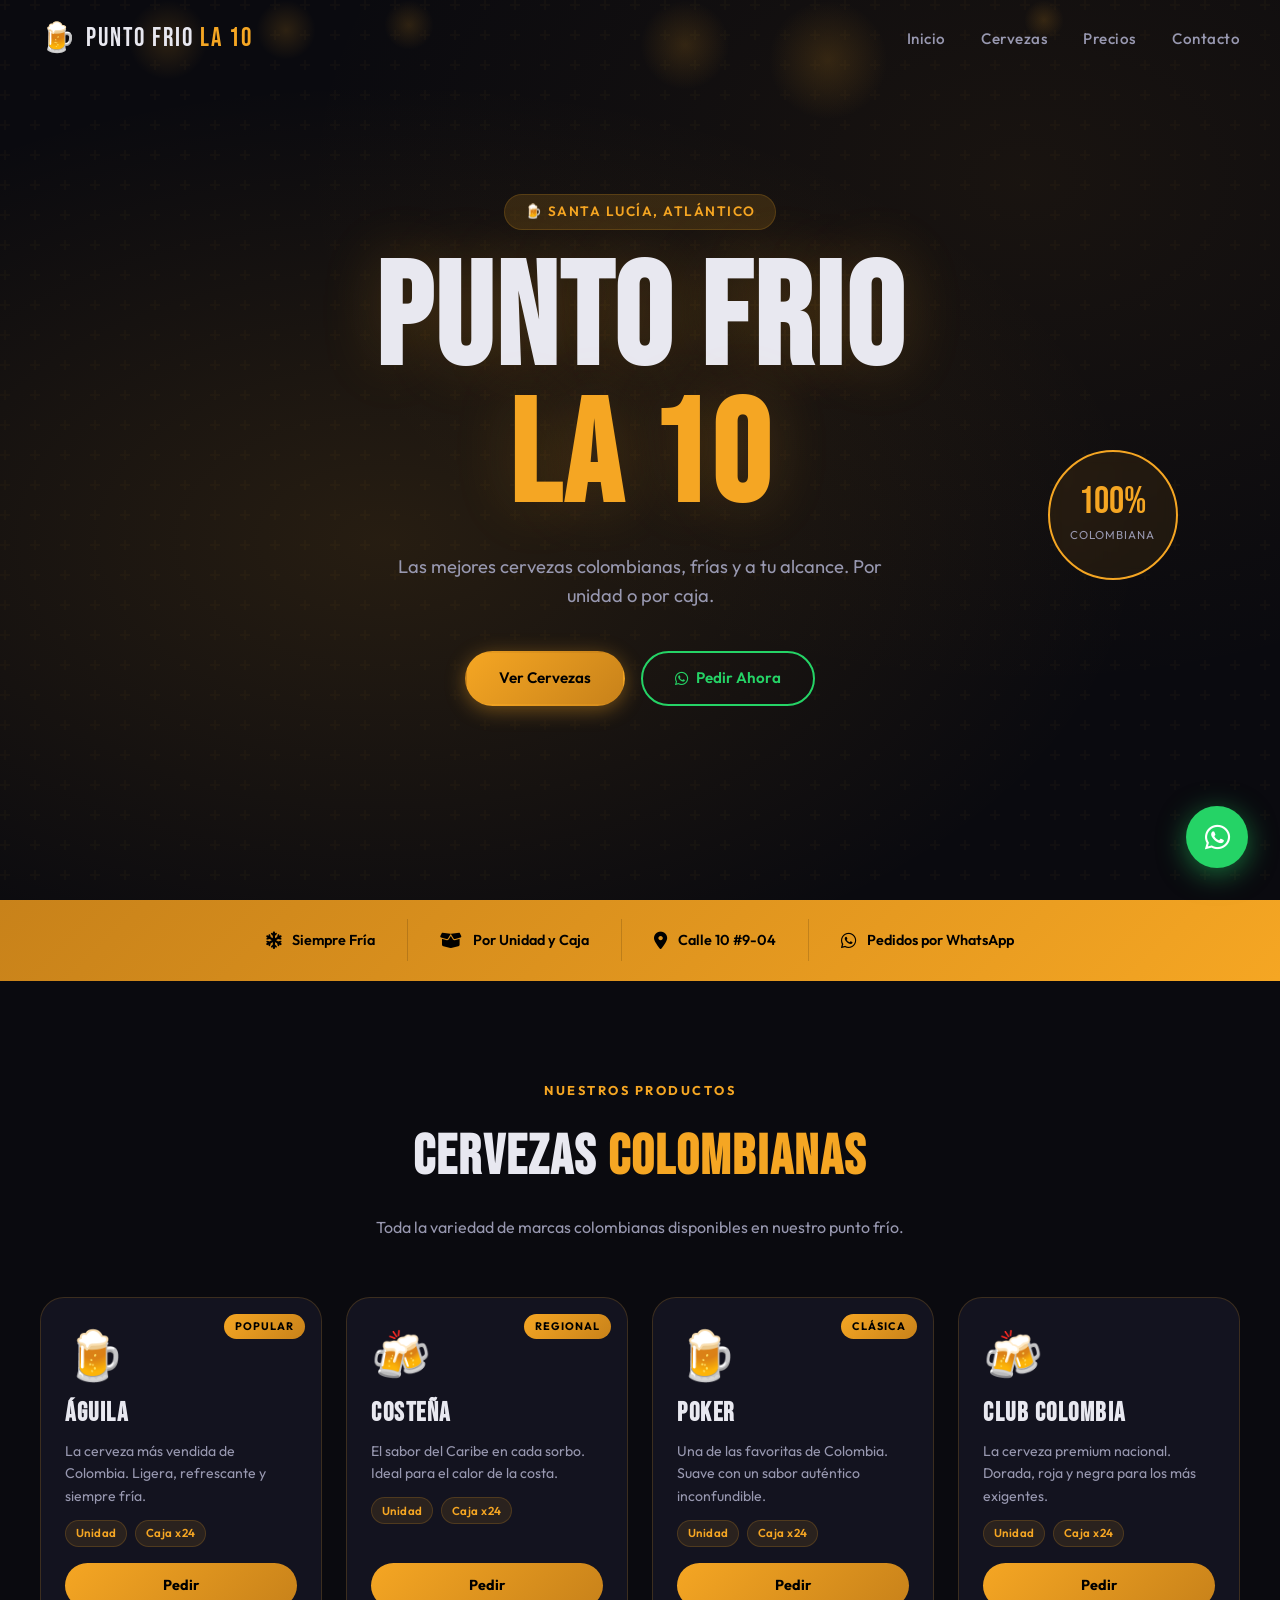
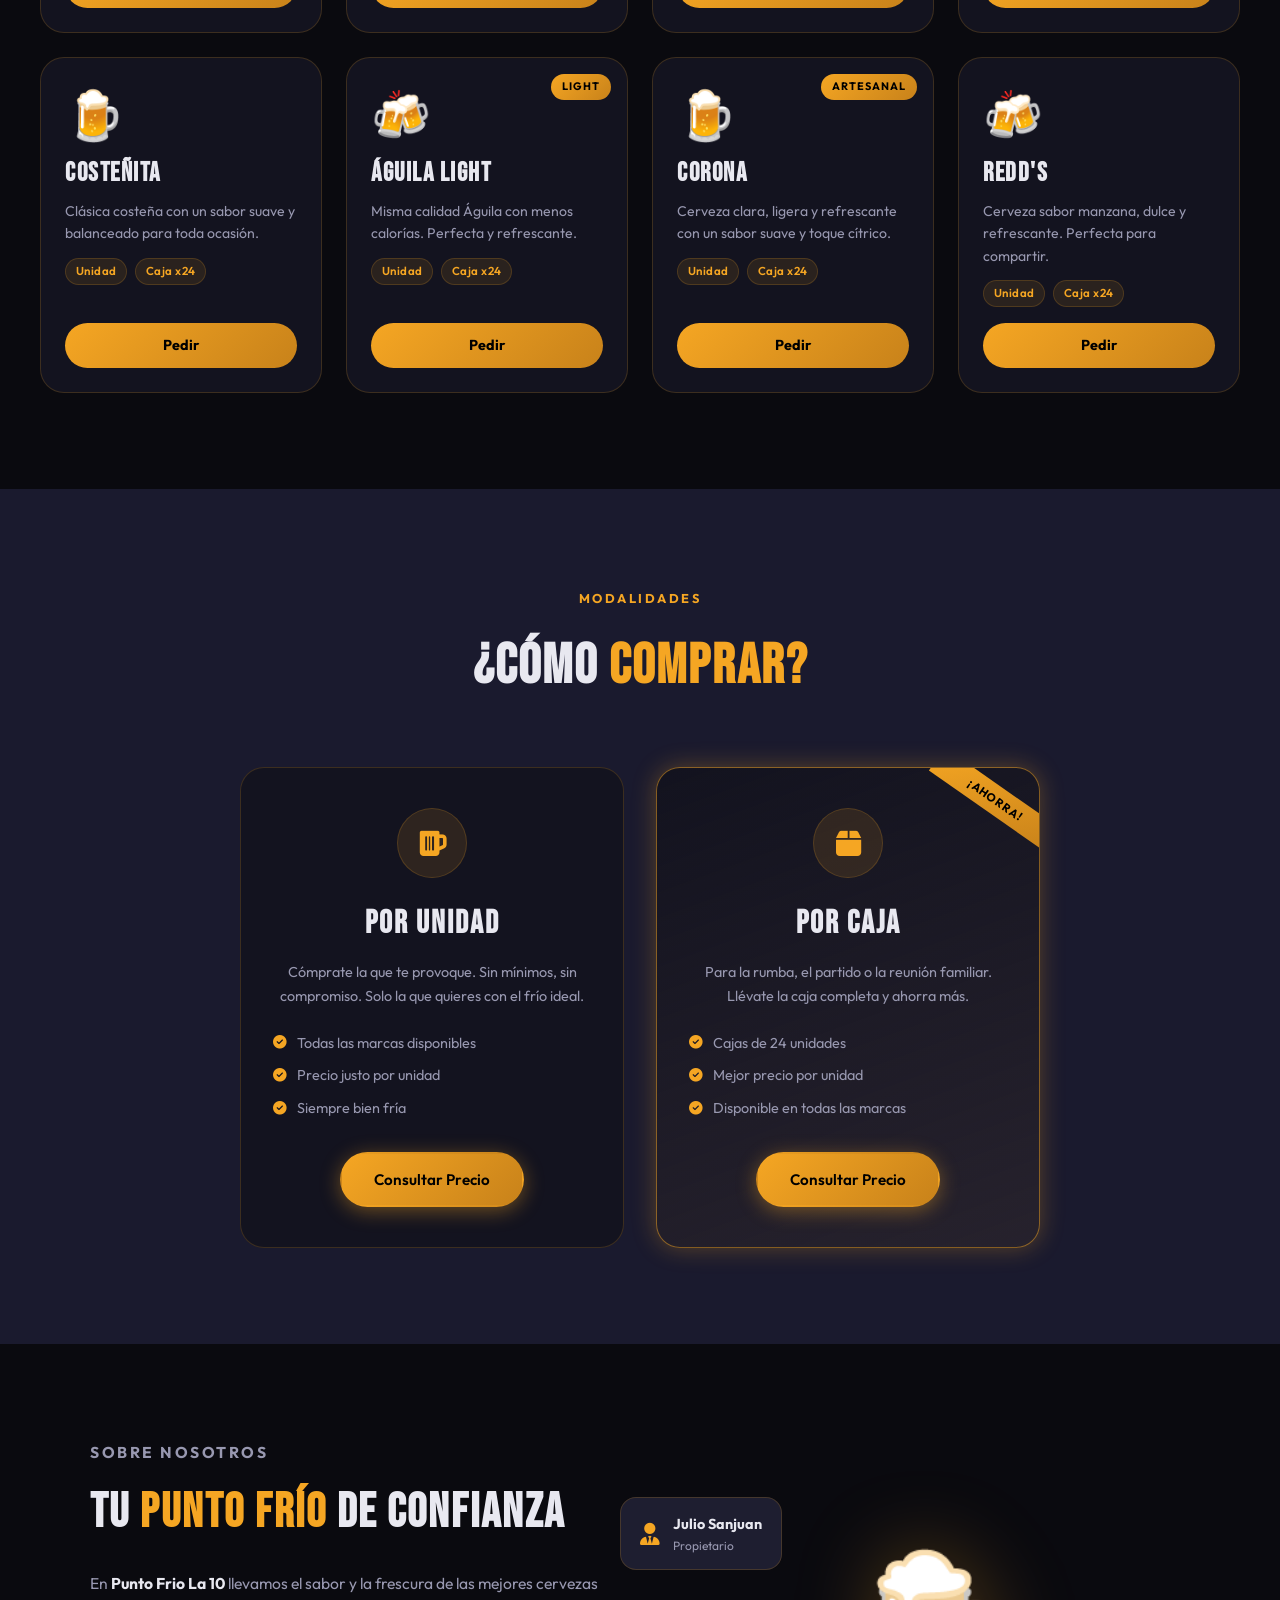
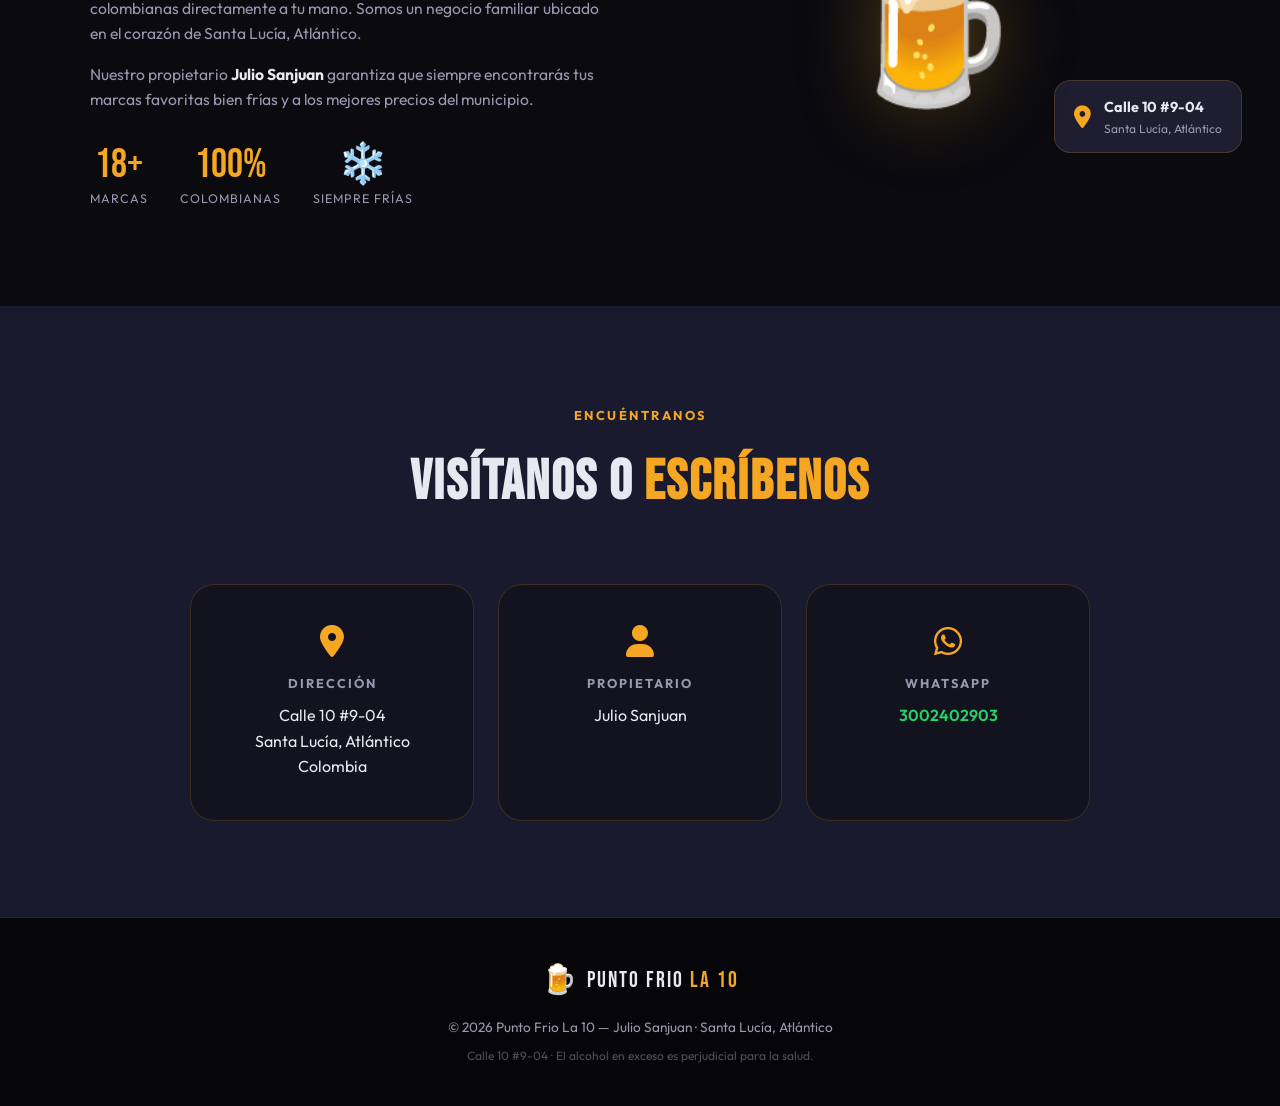
<file: index.html>
<!DOCTYPE html>
<html lang="es">

<head>
    <meta charset="UTF-8" />
    <meta name="viewport" content="width=device-width, initial-scale=1.0" />
    <meta name="description"
        content="Punto Frio La 10 — Tu tienda de cervezas colombianas en Santa Lucía, Atlántico. Vendemos por unidad y por caja. Propietario: Julio Sanjuan." />
    <title>Punto Frio La 10 | Cervezas Colombianas</title>
    <link rel="stylesheet" href="stile.css" />
    <link rel="preconnect" href="https://fonts.googleapis.com" />
    <link rel="preconnect" href="https://fonts.gstatic.com" crossorigin />
    <link href="https://fonts.googleapis.com/css2?family=Bebas+Neue&family=Outfit:wght@300;400;600;700&display=swap"
        rel="stylesheet" />
    <!-- Font Awesome for icons -->
    <link rel="stylesheet" href="https://cdnjs.cloudflare.com/ajax/libs/font-awesome/6.5.0/css/all.min.css" />
</head>

<body>

    <!-- ===== NAV ===== -->
    <nav class="navbar" id="navbar">
        <div class="nav-brand">
            <span class="brand-icon">🍺</span>
            <span class="brand-name">Punto Frio <span class="accent">La 10</span></span>
        </div>
        <ul class="nav-links" id="navLinks">
            <li><a href="#inicio">Inicio</a></li>
            <li><a href="#productos">Cervezas</a></li>
            <li><a href="#precios">Precios</a></li>
            <li><a href="#contacto">Contacto</a></li>
        </ul>
        <button class="hamburger" id="hamburger" aria-label="Menú">
            <span></span><span></span><span></span>
        </button>
    </nav>

    <!-- ===== HERO ===== -->
    <section class="hero" id="inicio">
        <div class="hero-bg-overlay"></div>
        <div class="bubbles">
            <div class="bubble"></div>
            <div class="bubble"></div>
            <div class="bubble"></div>
            <div class="bubble"></div>
            <div class="bubble"></div>
            <div class="bubble"></div>
        </div>
        <div class="hero-content">
            <p class="hero-tag">🍺 Santa Lucía, Atlántico</p>
            <h1 class="hero-title">Punto Frio<br /><span class="accent">La 10</span></h1>
            <p class="hero-subtitle">Las mejores cervezas colombianas, frías y a tu alcance. Por unidad o por caja.</p>
            <div class="hero-cta">
                <a href="#productos" class="btn btn-primary">Ver Cervezas</a>
                <a href="https://wa.me/573017919042" class="btn btn-outline" target="_blank" rel="noopener">
                    <i class="fab fa-whatsapp"></i> Pedir Ahora
                </a>
            </div>
        </div>
        <div class="hero-badge">
            <div class="badge-inner">
                <span class="badge-num">100%</span>
                <span class="badge-text">Colombiana</span>
            </div>
        </div>
    </section>

    <!-- ===== FEATURES STRIP ===== -->
    <section class="features-strip">
        <div class="feature-item">
            <i class="fas fa-snowflake"></i>
            <span>Siempre Fría</span>
        </div>
        <div class="feature-item">
            <i class="fas fa-box-open"></i>
            <span>Por Unidad y Caja</span>
        </div>
        <div class="feature-item">
            <i class="fas fa-map-marker-alt"></i>
            <span>Calle 10 #9-04</span>
        </div>
        <div class="feature-item">
            <i class="fab fa-whatsapp"></i>
            <span>Pedidos por WhatsApp</span>
        </div>
    </section>

    <!-- ===== PRODUCTS ===== -->
    <section class="products" id="productos">
        <div class="section-header">
            <p class="section-tag">Nuestros Productos</p>
            <h2 class="section-title">Cervezas <span class="accent">Colombianas</span></h2>
            <p class="section-sub">Toda la variedad de marcas colombianas disponibles en nuestro punto frío.</p>
        </div>
        <div class="products-grid">

            <div class="product-card" id="card-aguila">
                <div class="product-badge">Popular</div>
                <div class="product-emoji">🍺</div>
                <div class="product-info">
                    <h3>Águila</h3>
                    <p>La cerveza más vendida de Colombia. Ligera, refrescante y siempre fría.</p>
                    <div class="product-tags">
                        <span class="tag">Unidad</span>
                        <span class="tag">Caja x24</span>
                    </div>
                </div>
                <a href="https://wa.me/573002402903?text=Hola!%20Quiero%20pedir%20Águila" target="_blank"
                    class="product-btn">Pedir</a>
            </div>

            <div class="product-card" id="card-costeña">
                <div class="product-badge">Regional</div>
                <div class="product-emoji">🍻</div>
                <div class="product-info">
                    <h3>Costeña</h3>
                    <p>El sabor del Caribe en cada sorbo. Ideal para el calor de la costa.</p>
                    <div class="product-tags">
                        <span class="tag">Unidad</span>
                        <span class="tag">Caja x24</span>
                    </div>
                </div>
                <a href="https://wa.me/573002402903?text=Hola!%20Quiero%20pedir%20Costeña" target="_blank"
                    class="product-btn">Pedir</a>
            </div>

            <div class="product-card" id="card-poker">
                <div class="product-badge">Clásica</div>
                <div class="product-emoji">🍺</div>
                <div class="product-info">
                    <h3>Poker</h3>
                    <p>Una de las favoritas de Colombia. Suave con un sabor auténtico inconfundible.</p>
                    <div class="product-tags">
                        <span class="tag">Unidad</span>
                        <span class="tag">Caja x24</span>
                    </div>
                </div>
                <a href="https://wa.me/573002402903?text=Hola!%20Quiero%20pedir%20Poker" target="_blank"
                    class="product-btn">Pedir</a>
            </div>

            <div class="product-card" id="card-club">
                <div class="product-emoji">🍻</div>
                <div class="product-info">
                    <h3>Club Colombia</h3>
                    <p>La cerveza premium nacional. Dorada, roja y negra para los más exigentes.</p>
                    <div class="product-tags">
                        <span class="tag">Unidad</span>
                        <span class="tag">Caja x24</span>
                    </div>
                </div>
                <a href="https://wa.me/573002402903?text=Hola!%20Quiero%20pedir%20Club%20Colombia" target="_blank"
                    class="product-btn">Pedir</a>
            </div>

            <div class="product-card" id="card-pilsen">
                <div class="product-emoji">🍺</div>
                <div class="product-info">
                    <h3>Costeñita</h3>
                    <p>Clásica costeña con un sabor suave y balanceado para toda ocasión.</p>
                    <div class="product-tags">
                        <span class="tag">Unidad</span>
                        <span class="tag">Caja x24</span>
                    </div>
                </div>
                <a href="https://wa.me/573002402903?text=Hola!%20Quiero%20pedir%20Pilsen" target="_blank"
                    class="product-btn">Pedir</a>
            </div>

            <div class="product-card" id="card-aguila-light">
                <div class="product-badge">Light</div>
                <div class="product-emoji">🍻</div>
                <div class="product-info">
                    <h3>Águila Light</h3>
                    <p>Misma calidad Águila con menos calorías. Perfecta y refrescante.</p>
                    <div class="product-tags">
                        <span class="tag">Unidad</span>
                        <span class="tag">Caja x24</span>
                    </div>
                </div>
                <a href="https://wa.me/573002402903?text=Hola!%20Quiero%20pedir%20Águila%20Light" target="_blank"
                    class="product-btn">Pedir</a>
            </div>

            <div class="product-card" id="card-tres-cordilleras">
                <div class="product-badge">Artesanal</div>
                <div class="product-emoji">🍺</div>
                <div class="product-info">
                    <h3>Corona</h3>
                    <p>Cerveza clara, ligera y refrescante con un sabor suave y toque cítrico.</p>
                    <div class="product-tags">
                        <span class="tag">Unidad</span>
                        <span class="tag">Caja x24</span>
                    </div>
                </div>
                <a href="https://wa.me/573002402903?text=Hola!%20Quiero%20pedir%20Tres%20Cordilleras" target="_blank"
                    class="product-btn">Pedir</a>
            </div>

            <div class="product-card" id="card-redd">
                <div class="product-emoji">🍻</div>
                <div class="product-info">
                    <h3>Redd's</h3>
                    <p>Cerveza sabor manzana, dulce y refrescante. Perfecta para compartir.</p>
                    <div class="product-tags">
                        <span class="tag">Unidad</span>
                        <span class="tag">Caja x24</span>
                    </div>
                </div>
                <a href="https://wa.me/573002402903?text=Hola!%20Quiero%20pedir%20Redd's" target="_blank"
                    class="product-btn">Pedir</a>
            </div>

        </div>
    </section>

    <!-- ===== PRICING ===== -->
    <section class="pricing" id="precios">
        <div class="section-header">
            <p class="section-tag">Modalidades</p>
            <h2 class="section-title">¿Cómo <span class="accent">comprar?</span></h2>
        </div>
        <div class="pricing-grid">
            <div class="pricing-card" id="pricing-unit">
                <div class="pricing-icon"><i class="fas fa-beer"></i></div>
                <h3>Por Unidad</h3>
                <p>Cómprate la que te provoque. Sin mínimos, sin compromiso. Solo la que quieres con el frío ideal.</p>
                <ul>
                    <li><i class="fas fa-check-circle"></i> Todas las marcas disponibles</li>
                    <li><i class="fas fa-check-circle"></i> Precio justo por unidad</li>
                    <li><i class="fas fa-check-circle"></i> Siempre bien fría</li>
                </ul>
                <a href="https://wa.me/573002402903?text=Hola!%20Quiero%20saber%20los%20precios%20por%20unidad"
                    target="_blank" class="btn btn-primary">Consultar Precio</a>
            </div>
            <div class="pricing-card featured" id="pricing-box">
                <div class="pricing-ribbon">¡Ahorra!</div>
                <div class="pricing-icon"><i class="fas fa-box"></i></div>
                <h3>Por Caja</h3>
                <p>Para la rumba, el partido o la reunión familiar. Llévate la caja completa y ahorra más.</p>
                <ul>
                    <li><i class="fas fa-check-circle"></i> Cajas de 24 unidades</li>
                    <li><i class="fas fa-check-circle"></i> Mejor precio por unidad</li>
                    <li><i class="fas fa-check-circle"></i> Disponible en todas las marcas</li>
                </ul>
                <a href="https://wa.me/573002402903?text=Hola!%20Quiero%20saber%20los%20precios%20por%20caja"
                    target="_blank" class="btn btn-primary">Consultar Precio</a>
            </div>
        </div>
    </section>

    <!-- ===== ABOUT ===== -->
    <section class="about" id="about">
        <div class="about-content">
            <div class="about-text">
                <p class="section-tag">Sobre Nosotros</p>
                <h2>Tu <span class="accent">Punto Frío</span> de Confianza</h2>
                <p>En <strong>Punto Frio La 10</strong> llevamos el sabor y la frescura de las mejores cervezas
                    colombianas directamente a tu mano. Somos un negocio familiar ubicado en el corazón de Santa Lucía,
                    Atlántico.</p>
                <p>Nuestro propietario <strong>Julio Sanjuan</strong> garantiza que siempre encontrarás tus marcas
                    favoritas bien frías y a los mejores precios del municipio.</p>
                <div class="about-stats">
                    <div class="stat">
                        <span class="stat-num">18+</span>
                        <span class="stat-label">Marcas</span>
                    </div>
                    <div class="stat">
                        <span class="stat-num">100%</span>
                        <span class="stat-label">Colombianas</span>
                    </div>
                    <div class="stat">
                        <span class="stat-num">❄️</span>
                        <span class="stat-label">Siempre Frías</span>
                    </div>
                </div>
            </div>
            <div class="about-visual">
                <div class="about-card-float" id="about-owner">
                    <i class="fas fa-user-tie"></i>
                    <div>
                        <strong>Julio Sanjuan</strong>
                        <span>Propietario</span>
                    </div>
                </div>
                <div class="about-card-float" id="about-location">
                    <i class="fas fa-map-marker-alt"></i>
                    <div>
                        <strong>Calle 10 #9-04</strong>
                        <span>Santa Lucía, Atlántico</span>
                    </div>
                </div>
                <div class="about-big-icon">🍺</div>
            </div>
        </div>
    </section>

    <!-- ===== CONTACT ===== -->
    <section class="contact" id="contacto">
        <div class="section-header">
            <p class="section-tag">Encuéntranos</p>
            <h2 class="section-title">Visítanos o <span class="accent">Escríbenos</span></h2>
        </div>
        <div class="contact-grid">
            <div class="contact-card" id="contact-address">
                <i class="fas fa-map-marker-alt"></i>
                <h4>Dirección</h4>
                <p>Calle 10 #9-04<br />Santa Lucía, Atlántico<br />Colombia</p>
            </div>
            <div class="contact-card" id="contact-owner">
                <i class="fas fa-user"></i>
                <h4>Propietario</h4>
                <p>Julio Sanjuan</p>
            </div>
            <div class="contact-card" id="contact-whatsapp">
                <i class="fab fa-whatsapp"></i>
                <h4>WhatsApp</h4>
                <p><a href="https://wa.me/573002402903" target="_blank" rel="noopener">3002402903</a></p>
            </div>
        </div>
    </section>

    <!-- ===== FOOTER ===== -->
    <footer class="footer">
        <div class="footer-inner">
            <div class="footer-brand">
                <span class="brand-icon">🍺</span>
                <span>Punto Frio <span class="accent">La 10</span></span>
            </div>
            <p>© 2026 Punto Frio La 10 — Julio Sanjuan · Santa Lucía, Atlántico</p>
            <p class="footer-legal">Calle 10 #9-04 · El alcohol en exceso es perjudicial para la salud.</p>
        </div>
    </footer>

    <!-- ===== WHATSAPP FLOATING BUTTON ===== -->
    <a href="https://wa.me/573002402903?text=Hola!%20Estoy%20interesado%20en%20sus%20cervezas%20🍺" class="whatsapp-fab"
        id="whatsapp-fab" target="_blank" rel="noopener" aria-label="Contactar por WhatsApp">
        <i class="fab fa-whatsapp"></i>
        <span class="whatsapp-tooltip">¡Escríbenos!</span>
    </a>

    <script>
        // Navbar scroll
        const navbar = document.getElementById('navbar');
        window.addEventListener('scroll', () => {
            navbar.classList.toggle('scrolled', window.scrollY > 50);
        });

        // Hamburger menu
        const hamburger = document.getElementById('hamburger');
        const navLinks = document.getElementById('navLinks');
        hamburger.addEventListener('click', () => {
            navLinks.classList.toggle('open');
            hamburger.classList.toggle('active');
        });

        // Close nav on link click
        document.querySelectorAll('.nav-links a').forEach(link => {
            link.addEventListener('click', () => {
                navLinks.classList.remove('open');
                hamburger.classList.remove('active');
            });
        });

        // Intersection Observer for scroll animations
        const observer = new IntersectionObserver((entries) => {
            entries.forEach(entry => {
                if (entry.isIntersecting) {
                    entry.target.classList.add('visible');
                }
            });
        }, { threshold: 0.15 });

        document.querySelectorAll('.product-card, .pricing-card, .contact-card, .about-card-float, .feature-item').forEach(el => {
            observer.observe(el);
        });
    </script>
</body>

</html>
</file>
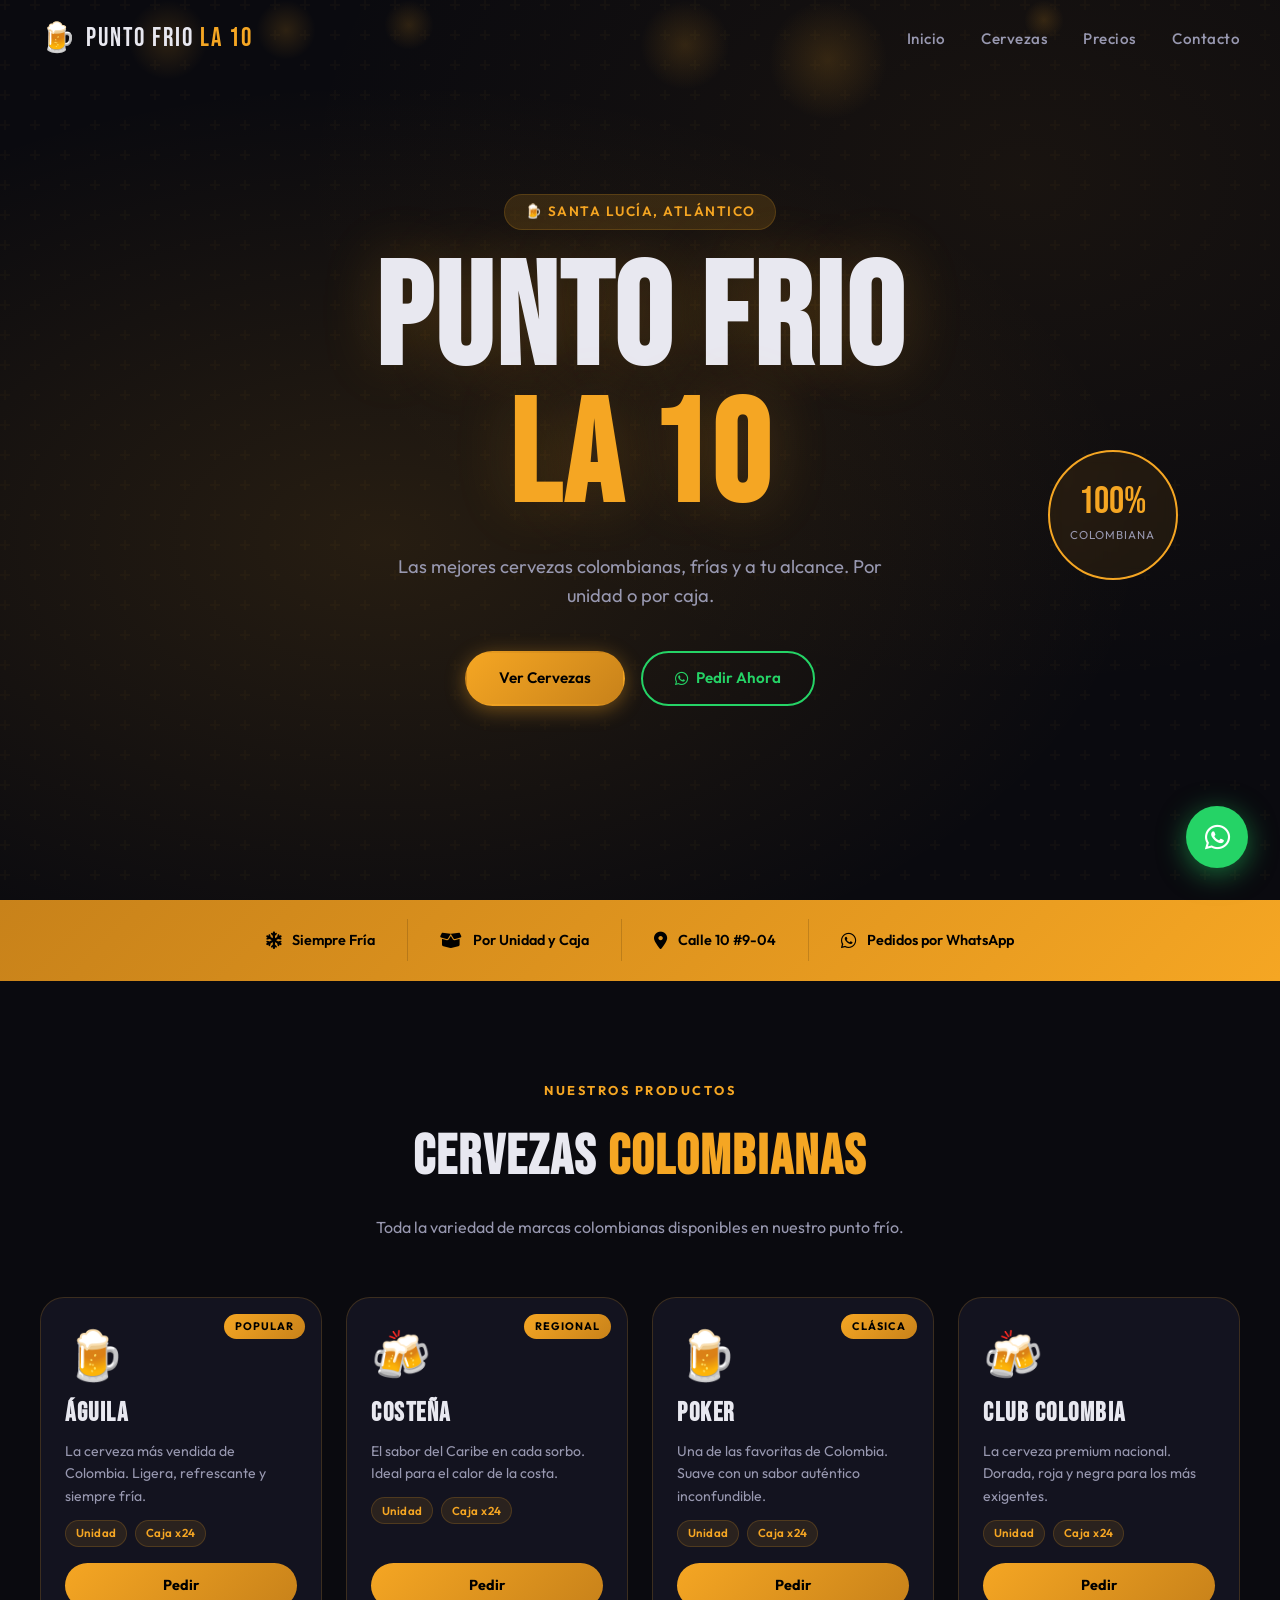
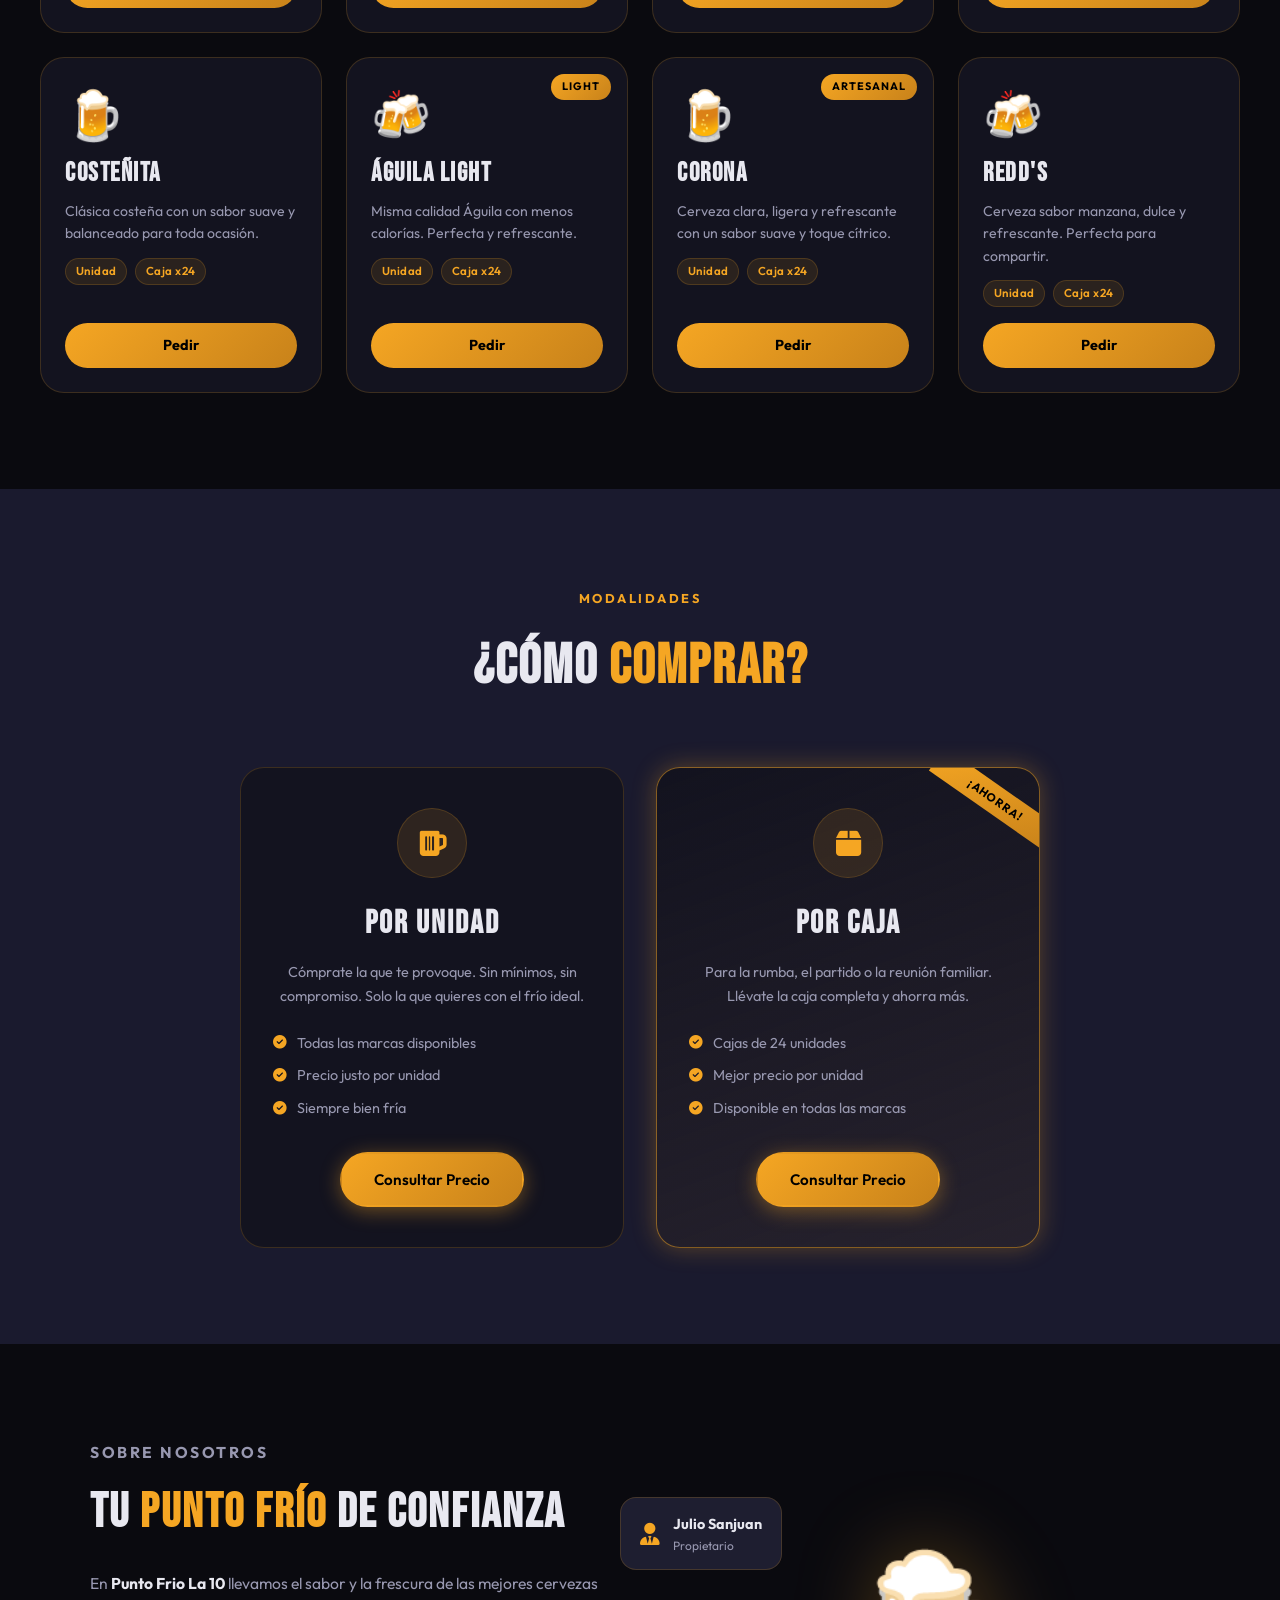
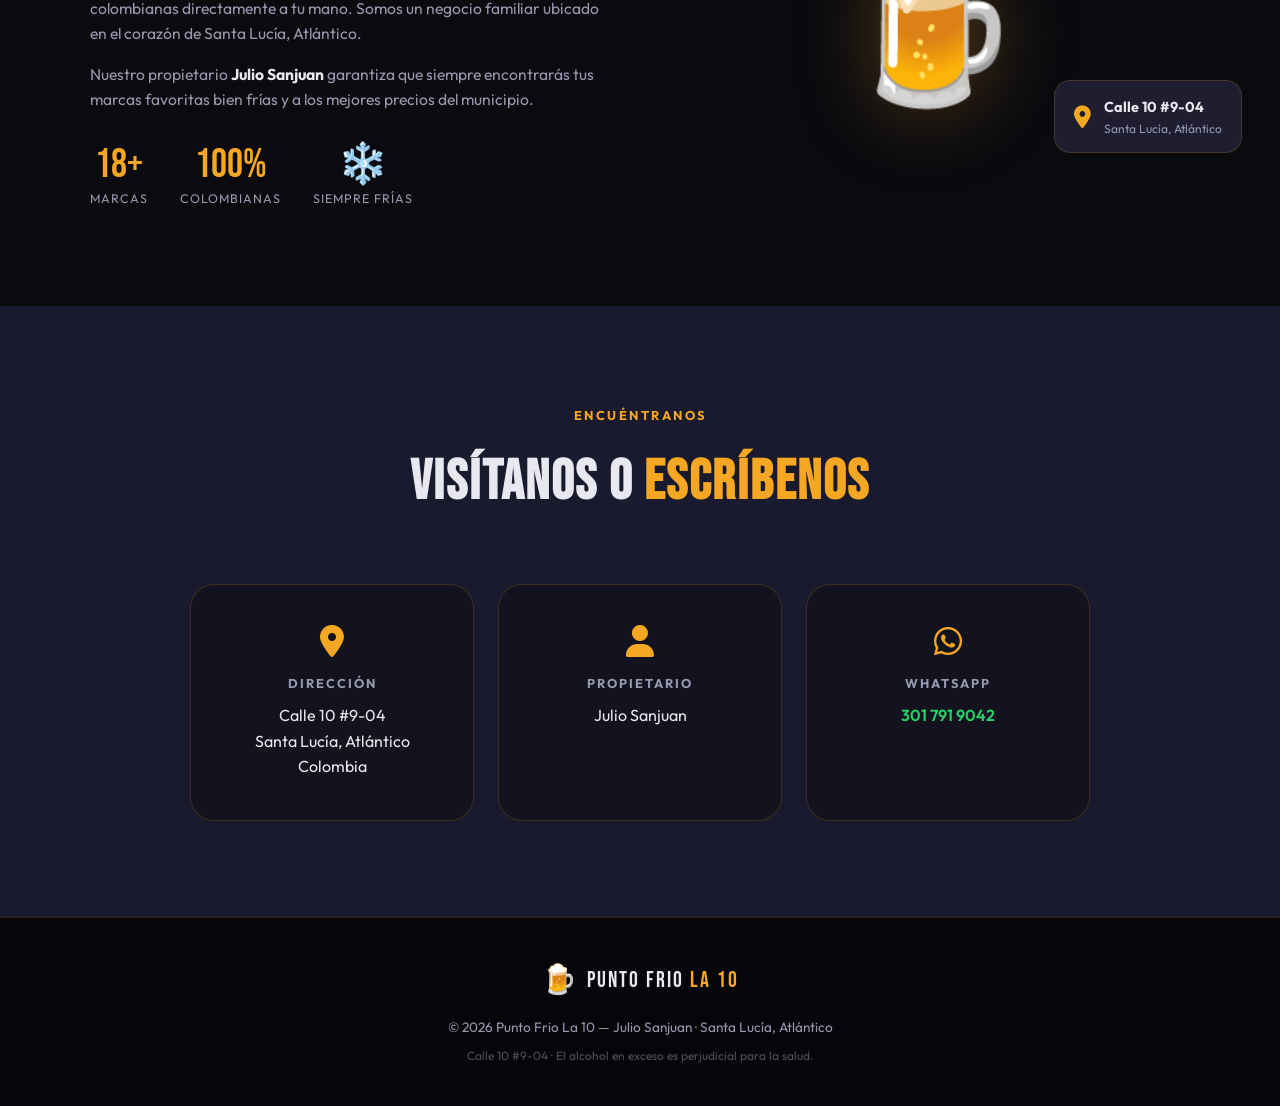
<file: punto_frio_la_10.html>
<!DOCTYPE html>
<html lang="es">

<head>
    <meta charset="UTF-8" />
    <meta name="viewport" content="width=device-width, initial-scale=1.0" />
    <meta name="description"
        content="Punto Frio La 10 — Tu tienda de cervezas colombianas en Santa Lucía, Atlántico. Vendemos por unidad y por caja. Propietario: Julio Sanjuan." />
    <title>Punto Frio La 10 | Cervezas Colombianas</title>
    <link rel="stylesheet" href="stile.css" />
    <link rel="preconnect" href="https://fonts.googleapis.com" />
    <link rel="preconnect" href="https://fonts.gstatic.com" crossorigin />
    <link href="https://fonts.googleapis.com/css2?family=Bebas+Neue&family=Outfit:wght@300;400;600;700&display=swap"
        rel="stylesheet" />
    <!-- Font Awesome for icons -->
    <link rel="stylesheet" href="https://cdnjs.cloudflare.com/ajax/libs/font-awesome/6.5.0/css/all.min.css" />
</head>

<body>

    <!-- ===== NAV ===== -->
    <nav class="navbar" id="navbar">
        <div class="nav-brand">
            <span class="brand-icon">🍺</span>
            <span class="brand-name">Punto Frio <span class="accent">La 10</span></span>
        </div>
        <ul class="nav-links" id="navLinks">
            <li><a href="#inicio">Inicio</a></li>
            <li><a href="#productos">Cervezas</a></li>
            <li><a href="#precios">Precios</a></li>
            <li><a href="#contacto">Contacto</a></li>
        </ul>
        <button class="hamburger" id="hamburger" aria-label="Menú">
            <span></span><span></span><span></span>
        </button>
    </nav>

    <!-- ===== HERO ===== -->
    <section class="hero" id="inicio">
        <div class="hero-bg-overlay"></div>
        <div class="bubbles">
            <div class="bubble"></div>
            <div class="bubble"></div>
            <div class="bubble"></div>
            <div class="bubble"></div>
            <div class="bubble"></div>
            <div class="bubble"></div>
        </div>
        <div class="hero-content">
            <p class="hero-tag">🍺 Santa Lucía, Atlántico</p>
            <h1 class="hero-title">Punto Frio<br /><span class="accent">La 10</span></h1>
            <p class="hero-subtitle">Las mejores cervezas colombianas, frías y a tu alcance. Por unidad o por caja.</p>
            <div class="hero-cta">
                <a href="#productos" class="btn btn-primary">Ver Cervezas</a>
                <a href="https://wa.me/573017919042" class="btn btn-outline" target="_blank" rel="noopener">
                    <i class="fab fa-whatsapp"></i> Pedir Ahora
                </a>
            </div>
        </div>
        <div class="hero-badge">
            <div class="badge-inner">
                <span class="badge-num">100%</span>
                <span class="badge-text">Colombiana</span>
            </div>
        </div>
    </section>

    <!-- ===== FEATURES STRIP ===== -->
    <section class="features-strip">
        <div class="feature-item">
            <i class="fas fa-snowflake"></i>
            <span>Siempre Fría</span>
        </div>
        <div class="feature-item">
            <i class="fas fa-box-open"></i>
            <span>Por Unidad y Caja</span>
        </div>
        <div class="feature-item">
            <i class="fas fa-map-marker-alt"></i>
            <span>Calle 10 #9-04</span>
        </div>
        <div class="feature-item">
            <i class="fab fa-whatsapp"></i>
            <span>Pedidos por WhatsApp</span>
        </div>
    </section>

    <!-- ===== PRODUCTS ===== -->
    <section class="products" id="productos">
        <div class="section-header">
            <p class="section-tag">Nuestros Productos</p>
            <h2 class="section-title">Cervezas <span class="accent">Colombianas</span></h2>
            <p class="section-sub">Toda la variedad de marcas colombianas disponibles en nuestro punto frío.</p>
        </div>
        <div class="products-grid">

            <div class="product-card" id="card-aguila">
                <div class="product-badge">Popular</div>
                <div class="product-emoji">🍺</div>
                <div class="product-info">
                    <h3>Águila</h3>
                    <p>La cerveza más vendida de Colombia. Ligera, refrescante y siempre fría.</p>
                    <div class="product-tags">
                        <span class="tag">Unidad</span>
                        <span class="tag">Caja x24</span>
                    </div>
                </div>
                <a href="https://wa.me/573017919042?text=Hola!%20Quiero%20pedir%20Águila" target="_blank"
                    class="product-btn">Pedir</a>
            </div>

            <div class="product-card" id="card-costeña">
                <div class="product-badge">Regional</div>
                <div class="product-emoji">🍻</div>
                <div class="product-info">
                    <h3>Costeña</h3>
                    <p>El sabor del Caribe en cada sorbo. Ideal para el calor de la costa.</p>
                    <div class="product-tags">
                        <span class="tag">Unidad</span>
                        <span class="tag">Caja x24</span>
                    </div>
                </div>
                <a href="https://wa.me/573017919042?text=Hola!%20Quiero%20pedir%20Costeña" target="_blank"
                    class="product-btn">Pedir</a>
            </div>

            <div class="product-card" id="card-poker">
                <div class="product-badge">Clásica</div>
                <div class="product-emoji">🍺</div>
                <div class="product-info">
                    <h3>Poker</h3>
                    <p>Una de las favoritas de Colombia. Suave con un sabor auténtico inconfundible.</p>
                    <div class="product-tags">
                        <span class="tag">Unidad</span>
                        <span class="tag">Caja x24</span>
                    </div>
                </div>
                <a href="https://wa.me/573017919042?text=Hola!%20Quiero%20pedir%20Poker" target="_blank"
                    class="product-btn">Pedir</a>
            </div>

            <div class="product-card" id="card-club">
                <div class="product-emoji">🍻</div>
                <div class="product-info">
                    <h3>Club Colombia</h3>
                    <p>La cerveza premium nacional. Dorada, roja y negra para los más exigentes.</p>
                    <div class="product-tags">
                        <span class="tag">Unidad</span>
                        <span class="tag">Caja x24</span>
                    </div>
                </div>
                <a href="https://wa.me/573017919042?text=Hola!%20Quiero%20pedir%20Club%20Colombia" target="_blank"
                    class="product-btn">Pedir</a>
            </div>

            <div class="product-card" id="card-pilsen">
                <div class="product-emoji">🍺</div>
                <div class="product-info">
                    <h3>Costeñita</h3>
                    <p>Clásica costeña con un sabor suave y balanceado para toda ocasión.</p>
                    <div class="product-tags">
                        <span class="tag">Unidad</span>
                        <span class="tag">Caja x24</span>
                    </div>
                </div>
                <a href="https://wa.me/573017919042?text=Hola!%20Quiero%20pedir%20Pilsen" target="_blank"
                    class="product-btn">Pedir</a>
            </div>

            <div class="product-card" id="card-aguila-light">
                <div class="product-badge">Light</div>
                <div class="product-emoji">🍻</div>
                <div class="product-info">
                    <h3>Águila Light</h3>
                    <p>Misma calidad Águila con menos calorías. Perfecta y refrescante.</p>
                    <div class="product-tags">
                        <span class="tag">Unidad</span>
                        <span class="tag">Caja x24</span>
                    </div>
                </div>
                <a href="https://wa.me/573017919042?text=Hola!%20Quiero%20pedir%20Águila%20Light" target="_blank"
                    class="product-btn">Pedir</a>
            </div>

            <div class="product-card" id="card-tres-cordilleras">
                <div class="product-badge">Artesanal</div>
                <div class="product-emoji">🍺</div>
                <div class="product-info">
                    <h3>Corona</h3>
                    <p>Cerveza clara, ligera y refrescante con un sabor suave y toque cítrico.</p>
                    <div class="product-tags">
                        <span class="tag">Unidad</span>
                        <span class="tag">Caja x24</span>
                    </div>
                </div>
                <a href="https://wa.me/573017919042?text=Hola!%20Quiero%20pedir%20Tres%20Cordilleras" target="_blank"
                    class="product-btn">Pedir</a>
            </div>

            <div class="product-card" id="card-redd">
                <div class="product-emoji">🍻</div>
                <div class="product-info">
                    <h3>Redd's</h3>
                    <p>Cerveza sabor manzana, dulce y refrescante. Perfecta para compartir.</p>
                    <div class="product-tags">
                        <span class="tag">Unidad</span>
                        <span class="tag">Caja x24</span>
                    </div>
                </div>
                <a href="https://wa.me/573017919042?text=Hola!%20Quiero%20pedir%20Redd's" target="_blank"
                    class="product-btn">Pedir</a>
            </div>

        </div>
    </section>

    <!-- ===== PRICING ===== -->
    <section class="pricing" id="precios">
        <div class="section-header">
            <p class="section-tag">Modalidades</p>
            <h2 class="section-title">¿Cómo <span class="accent">comprar?</span></h2>
        </div>
        <div class="pricing-grid">
            <div class="pricing-card" id="pricing-unit">
                <div class="pricing-icon"><i class="fas fa-beer"></i></div>
                <h3>Por Unidad</h3>
                <p>Cómprate la que te provoque. Sin mínimos, sin compromiso. Solo la que quieres con el frío ideal.</p>
                <ul>
                    <li><i class="fas fa-check-circle"></i> Todas las marcas disponibles</li>
                    <li><i class="fas fa-check-circle"></i> Precio justo por unidad</li>
                    <li><i class="fas fa-check-circle"></i> Siempre bien fría</li>
                </ul>
                <a href="https://wa.me/573017919042?text=Hola!%20Quiero%20saber%20los%20precios%20por%20unidad"
                    target="_blank" class="btn btn-primary">Consultar Precio</a>
            </div>
            <div class="pricing-card featured" id="pricing-box">
                <div class="pricing-ribbon">¡Ahorra!</div>
                <div class="pricing-icon"><i class="fas fa-box"></i></div>
                <h3>Por Caja</h3>
                <p>Para la rumba, el partido o la reunión familiar. Llévate la caja completa y ahorra más.</p>
                <ul>
                    <li><i class="fas fa-check-circle"></i> Cajas de 24 unidades</li>
                    <li><i class="fas fa-check-circle"></i> Mejor precio por unidad</li>
                    <li><i class="fas fa-check-circle"></i> Disponible en todas las marcas</li>
                </ul>
                <a href="https://wa.me/573017919042?text=Hola!%20Quiero%20saber%20los%20precios%20por%20caja"
                    target="_blank" class="btn btn-primary">Consultar Precio</a>
            </div>
        </div>
    </section>

    <!-- ===== ABOUT ===== -->
    <section class="about" id="about">
        <div class="about-content">
            <div class="about-text">
                <p class="section-tag">Sobre Nosotros</p>
                <h2>Tu <span class="accent">Punto Frío</span> de Confianza</h2>
                <p>En <strong>Punto Frio La 10</strong> llevamos el sabor y la frescura de las mejores cervezas
                    colombianas directamente a tu mano. Somos un negocio familiar ubicado en el corazón de Santa Lucía,
                    Atlántico.</p>
                <p>Nuestro propietario <strong>Julio Sanjuan</strong> garantiza que siempre encontrarás tus marcas
                    favoritas bien frías y a los mejores precios del municipio.</p>
                <div class="about-stats">
                    <div class="stat">
                        <span class="stat-num">18+</span>
                        <span class="stat-label">Marcas</span>
                    </div>
                    <div class="stat">
                        <span class="stat-num">100%</span>
                        <span class="stat-label">Colombianas</span>
                    </div>
                    <div class="stat">
                        <span class="stat-num">❄️</span>
                        <span class="stat-label">Siempre Frías</span>
                    </div>
                </div>
            </div>
            <div class="about-visual">
                <div class="about-card-float" id="about-owner">
                    <i class="fas fa-user-tie"></i>
                    <div>
                        <strong>Julio Sanjuan</strong>
                        <span>Propietario</span>
                    </div>
                </div>
                <div class="about-card-float" id="about-location">
                    <i class="fas fa-map-marker-alt"></i>
                    <div>
                        <strong>Calle 10 #9-04</strong>
                        <span>Santa Lucía, Atlántico</span>
                    </div>
                </div>
                <div class="about-big-icon">🍺</div>
            </div>
        </div>
    </section>

    <!-- ===== CONTACT ===== -->
    <section class="contact" id="contacto">
        <div class="section-header">
            <p class="section-tag">Encuéntranos</p>
            <h2 class="section-title">Visítanos o <span class="accent">Escríbenos</span></h2>
        </div>
        <div class="contact-grid">
            <div class="contact-card" id="contact-address">
                <i class="fas fa-map-marker-alt"></i>
                <h4>Dirección</h4>
                <p>Calle 10 #9-04<br />Santa Lucía, Atlántico<br />Colombia</p>
            </div>
            <div class="contact-card" id="contact-owner">
                <i class="fas fa-user"></i>
                <h4>Propietario</h4>
                <p>Julio Sanjuan</p>
            </div>
            <div class="contact-card" id="contact-whatsapp">
                <i class="fab fa-whatsapp"></i>
                <h4>WhatsApp</h4>
                <p><a href="https://wa.me/573017919042" target="_blank" rel="noopener">301 791 9042</a></p>
            </div>
        </div>
    </section>

    <!-- ===== FOOTER ===== -->
    <footer class="footer">
        <div class="footer-inner">
            <div class="footer-brand">
                <span class="brand-icon">🍺</span>
                <span>Punto Frio <span class="accent">La 10</span></span>
            </div>
            <p>© 2026 Punto Frio La 10 — Julio Sanjuan · Santa Lucía, Atlántico</p>
            <p class="footer-legal">Calle 10 #9-04 · El alcohol en exceso es perjudicial para la salud.</p>
        </div>
    </footer>

    <!-- ===== WHATSAPP FLOATING BUTTON ===== -->
    <a href="https://wa.me/573017919042?text=Hola!%20Estoy%20interesado%20en%20sus%20cervezas%20🍺" class="whatsapp-fab"
        id="whatsapp-fab" target="_blank" rel="noopener" aria-label="Contactar por WhatsApp">
        <i class="fab fa-whatsapp"></i>
        <span class="whatsapp-tooltip">¡Escríbenos!</span>
    </a>

    <script>
        // Navbar scroll
        const navbar = document.getElementById('navbar');
        window.addEventListener('scroll', () => {
            navbar.classList.toggle('scrolled', window.scrollY > 50);
        });

        // Hamburger menu
        const hamburger = document.getElementById('hamburger');
        const navLinks = document.getElementById('navLinks');
        hamburger.addEventListener('click', () => {
            navLinks.classList.toggle('open');
            hamburger.classList.toggle('active');
        });

        // Close nav on link click
        document.querySelectorAll('.nav-links a').forEach(link => {
            link.addEventListener('click', () => {
                navLinks.classList.remove('open');
                hamburger.classList.remove('active');
            });
        });

        // Intersection Observer for scroll animations
        const observer = new IntersectionObserver((entries) => {
            entries.forEach(entry => {
                if (entry.isIntersecting) {
                    entry.target.classList.add('visible');
                }
            });
        }, { threshold: 0.15 });

        document.querySelectorAll('.product-card, .pricing-card, .contact-card, .about-card-float, .feature-item').forEach(el => {
            observer.observe(el);
        });
    </script>
</body>

</html>
</file>
<file: stile.css>
*,
*::before,
*::after {
  box-sizing: border-box;
  margin: 0;
  padding: 0;
}

:root {
  --gold: #f5a623;
  --gold-dark: #c8821a;
  --amber: #ffcc44;
  --bg-dark: #0a0a0f;
  --bg-card: #13131f;
  --bg-card2: #1a1a2e;
  --surface: #1e1e30;
  --border: rgba(245, 166, 35, 0.18);
  --text: #e8e8f0;
  --text-muted: #9898b0;
  --green-wa: #25D366;
  --radius: 16px;
  --radius-lg: 24px;
  --shadow: 0 8px 32px rgba(0, 0, 0, 0.5);
  --glow: 0 0 24px rgba(245, 166, 35, 0.3);
}

html {
  scroll-behavior: smooth;
}

body {
  font-family: 'Outfit', sans-serif;
  background: var(--bg-dark);
  color: var(--text);
  overflow-x: hidden;
  line-height: 1.6;
}

.accent {
  color: var(--gold);
}

/* --- SCROLLBAR --- */
::-webkit-scrollbar {
  width: 6px;
}

::-webkit-scrollbar-track {
  background: var(--bg-dark);
}

::-webkit-scrollbar-thumb {
  background: var(--gold-dark);
  border-radius: 3px;
}

/* =============================================
   NAVBAR
   ============================================= */
.navbar {
  position: fixed;
  top: 0;
  left: 0;
  right: 0;
  z-index: 1000;
  display: flex;
  align-items: center;
  justify-content: space-between;
  padding: 1rem 2.5rem;
  transition: background 0.3s, backdrop-filter 0.3s, box-shadow 0.3s;
}

.navbar.scrolled {
  background: rgba(10, 10, 15, 0.9);
  backdrop-filter: blur(12px);
  box-shadow: 0 2px 20px rgba(0, 0, 0, 0.6);
}

.nav-brand {
  display: flex;
  align-items: center;
  gap: 0.5rem;
  font-family: 'Bebas Neue', sans-serif;
  font-size: 1.6rem;
  letter-spacing: 2px;
  color: var(--text);
  text-decoration: none;
}

.brand-icon {
  font-size: 1.8rem;
}

.nav-links {
  display: flex;
  list-style: none;
  gap: 2.2rem;
}

.nav-links a {
  color: var(--text-muted);
  text-decoration: none;
  font-weight: 500;
  font-size: 0.95rem;
  letter-spacing: 0.5px;
  transition: color 0.25s;
  position: relative;
}

.nav-links a::after {
  content: '';
  position: absolute;
  bottom: -4px;
  left: 0;
  width: 0;
  height: 2px;
  background: var(--gold);
  transition: width 0.3s;
}

.nav-links a:hover {
  color: var(--gold);
}

.nav-links a:hover::after {
  width: 100%;
}

.hamburger {
  display: none;
  flex-direction: column;
  gap: 5px;
  background: none;
  border: none;
  cursor: pointer;
  padding: 4px;
}

.hamburger span {
  display: block;
  width: 26px;
  height: 2px;
  background: var(--text);
  border-radius: 2px;
  transition: transform 0.3s, opacity 0.3s;
}

.hamburger.active span:nth-child(1) {
  transform: translateY(7px) rotate(45deg);
}

.hamburger.active span:nth-child(2) {
  opacity: 0;
}

.hamburger.active span:nth-child(3) {
  transform: translateY(-7px) rotate(-45deg);
}


.hero {
  position: relative;
  min-height: 100vh;
  display: flex;
  align-items: center;
  justify-content: center;
  overflow: hidden;
  background: radial-gradient(ellipse at 30% 60%, rgba(245, 166, 35, 0.12) 0%, transparent 60%),
    radial-gradient(ellipse at 80% 20%, rgba(200, 130, 26, 0.08) 0%, transparent 50%),
    var(--bg-dark);
}

.hero-bg-overlay {
  position: absolute;
  inset: 0;
  background: url("data:image/svg+xml,%3Csvg width='60' height='60' viewBox='0 0 60 60' xmlns='http://www.w3.org/2000/svg'%3E%3Cg fill='none' fill-rule='evenodd'%3E%3Cg fill='%23f5a623' fill-opacity='0.03'%3E%3Cpath d='M36 34v-4h-2v4h-4v2h4v4h2v-4h4v-2h-4zm0-30V0h-2v4h-4v2h4v4h2V6h4V4h-4zM6 34v-4H4v4H0v2h4v4h2v-4h4v-2H6zM6 4V0H4v4H0v2h4v4h2V6h4V4H6z'/%3E%3C/g%3E%3C/g%3E%3C/svg%3E");
}


.bubbles {
  position: absolute;
  inset: 0;
  pointer-events: none;
}

.bubble {
  position: absolute;
  border-radius: 50%;
  background: radial-gradient(circle, rgba(245, 166, 35, 0.15), transparent 70%);
  animation: floatBubble linear infinite;
}

.bubble:nth-child(1) {
  width: 80px;
  height: 80px;
  left: 10%;
  animation-duration: 8s;
  animation-delay: 0s;
}

.bubble:nth-child(2) {
  width: 50px;
  height: 50px;
  left: 30%;
  animation-duration: 12s;
  animation-delay: 2s;
}

.bubble:nth-child(3) {
  width: 120px;
  height: 120px;
  left: 60%;
  animation-duration: 10s;
  animation-delay: 1s;
}

.bubble:nth-child(4) {
  width: 40px;
  height: 40px;
  left: 80%;
  animation-duration: 7s;
  animation-delay: 3s;
}

.bubble:nth-child(5) {
  width: 90px;
  height: 90px;
  left: 50%;
  animation-duration: 14s;
  animation-delay: 0.5s;
}

.bubble:nth-child(6) {
  width: 60px;
  height: 60px;
  left: 20%;
  animation-duration: 9s;
  animation-delay: 4s;
}

@keyframes floatBubble {
  0% {
    bottom: -10%;
    opacity: 0;
    transform: scale(0.8);
  }

  10% {
    opacity: 1;
  }

  90% {
    opacity: 1;
  }

  100% {
    bottom: 110%;
    opacity: 0;
    transform: scale(1.2);
  }
}

.hero-content {
  position: relative;
  z-index: 2;
  text-align: center;
  max-width: 750px;
  padding: 0 1.5rem;
}

.hero-tag {
  display: inline-block;
  background: rgba(245, 166, 35, 0.15);
  border: 1px solid var(--border);
  color: var(--gold);
  font-size: 0.85rem;
  font-weight: 600;
  letter-spacing: 1.5px;
  text-transform: uppercase;
  padding: 0.4rem 1.2rem;
  border-radius: 50px;
  margin-bottom: 1.5rem;
  animation: fadeDown 0.8s ease both;
}

.hero-title {
  font-family: 'Bebas Neue', sans-serif;
  font-size: clamp(4rem, 12vw, 9rem);
  line-height: 0.95;
  letter-spacing: 3px;
  color: var(--text);
  animation: fadeDown 0.9s 0.1s ease both;
  text-shadow: 0 0 60px rgba(245, 166, 35, 0.2);
}

.hero-subtitle {
  font-size: 1.15rem;
  color: var(--text-muted);
  margin: 1.5rem 0 2.5rem;
  max-width: 540px;
  margin-left: auto;
  margin-right: auto;
  animation: fadeDown 1s 0.2s ease both;
}

.hero-cta {
  display: flex;
  gap: 1rem;
  justify-content: center;
  flex-wrap: wrap;
  animation: fadeDown 1s 0.35s ease both;
}

.hero-badge {
  position: absolute;
  right: 8%;
  top: 50%;
  transform: translateY(-50%);
  z-index: 2;
  width: 130px;
  height: 130px;
  border-radius: 50%;
  border: 2px solid var(--gold);
  display: flex;
  align-items: center;
  justify-content: center;
  background: rgba(245, 166, 35, 0.08);
  backdrop-filter: blur(8px);
  animation: spinSlow 20s linear infinite, fadeDown 1s 0.5s ease both;
}

.badge-inner {
  text-align: center;
}

.badge-num {
  display: block;
  font-family: 'Bebas Neue', sans-serif;
  font-size: 2.4rem;
  color: var(--gold);
  line-height: 1;
}

.badge-text {
  font-size: 0.72rem;
  color: var(--text-muted);
  text-transform: uppercase;
  letter-spacing: 1px;
}

@keyframes spinSlow {
  to {
    transform: translateY(-50%) rotate(360deg);
  }
}

@keyframes fadeDown {
  from {
    opacity: 0;
    transform: translateY(-20px);
  }

  to {
    opacity: 1;
    transform: translateY(0);
  }
}


.btn {
  display: inline-flex;
  align-items: center;
  gap: 0.5rem;
  padding: 0.85rem 2rem;
  border-radius: 50px;
  font-family: 'Outfit', sans-serif;
  font-weight: 600;
  font-size: 0.95rem;
  text-decoration: none;
  cursor: pointer;
  transition: all 0.3s ease;
  border: 2px solid transparent;
  white-space: nowrap;
}

.btn-primary {
  background: linear-gradient(135deg, var(--gold), var(--gold-dark));
  color: #000;
  box-shadow: 0 4px 20px rgba(245, 166, 35, 0.4);
}

.btn-primary:hover {
  transform: translateY(-3px);
  box-shadow: 0 8px 30px rgba(245, 166, 35, 0.6);
  filter: brightness(1.1);
}

.btn-outline {
  background: transparent;
  border-color: var(--green-wa);
  color: var(--green-wa);
}

.btn-outline:hover {
  background: var(--green-wa);
  color: #fff;
  transform: translateY(-3px);
  box-shadow: 0 8px 30px rgba(37, 211, 102, 0.4);
}


.features-strip {
  display: flex;
  justify-content: center;
  flex-wrap: wrap;
  gap: 0;
  background: linear-gradient(135deg, var(--gold-dark), var(--gold));
  padding: 1.2rem 2rem;
}

.feature-item {
  display: flex;
  align-items: center;
  gap: 0.7rem;
  padding: 0.6rem 2rem;
  color: #000;
  font-weight: 600;
  font-size: 0.9rem;
  border-right: 1px solid rgba(0, 0, 0, 0.15);
  opacity: 0;
  transform: translateY(10px);
  transition: opacity 0.5s ease, transform 0.5s ease;
}

.feature-item:last-child {
  border-right: none;
}

.feature-item i {
  font-size: 1.1rem;
}

.feature-item.visible {
  opacity: 1;
  transform: translateY(0);
}


section {
  padding: 6rem 2rem;
}

.section-header {
  text-align: center;
  margin-bottom: 3.5rem;
}

.section-tag {
  display: inline-block;
  color: var(--gold);
  font-size: 0.8rem;
  font-weight: 700;
  letter-spacing: 2.5px;
  text-transform: uppercase;
  margin-bottom: 0.8rem;
}

.section-title {
  font-family: 'Bebas Neue', sans-serif;
  font-size: clamp(2.2rem, 5vw, 3.5rem);
  letter-spacing: 2px;
  color: var(--text);
  margin-bottom: 0.8rem;
}

.section-sub {
  color: var(--text-muted);
  max-width: 540px;
  margin: 0 auto;
}


.products {
  background: var(--bg-dark);
}

.products-grid {
  display: grid;
  grid-template-columns: repeat(auto-fill, minmax(260px, 1fr));
  gap: 1.5rem;
  max-width: 1200px;
  margin: 0 auto;
}

.product-card {
  background: var(--bg-card);
  border: 1px solid var(--border);
  border-radius: var(--radius-lg);
  padding: 2rem 1.5rem 1.5rem;
  display: flex;
  flex-direction: column;
  gap: 1rem;
  position: relative;
  overflow: hidden;
  transition: transform 0.35s ease, box-shadow 0.35s ease, border-color 0.35s ease;
  opacity: 0;
  transform: translateY(24px);
}

.product-card.visible {
  opacity: 1;
  transform: translateY(0);
}

.product-card::before {
  content: '';
  position: absolute;
  top: 0;
  left: 0;
  right: 0;
  height: 3px;
  background: linear-gradient(90deg, var(--gold-dark), var(--amber));
  opacity: 0;
  transition: opacity 0.3s;
}

.product-card:hover {
  transform: translateY(-8px);
  box-shadow: var(--glow), var(--shadow);
  border-color: rgba(245, 166, 35, 0.4);
}

.product-card:hover::before {
  opacity: 1;
}

.product-badge {
  position: absolute;
  top: 1rem;
  right: 1rem;
  background: linear-gradient(135deg, var(--gold), var(--gold-dark));
  color: #000;
  font-size: 0.68rem;
  font-weight: 700;
  letter-spacing: 1px;
  text-transform: uppercase;
  padding: 0.25rem 0.7rem;
  border-radius: 50px;
}

.product-emoji {
  font-size: 3rem;
  line-height: 1;
}

.product-info h3 {
  font-family: 'Bebas Neue', sans-serif;
  font-size: 1.6rem;
  letter-spacing: 1.5px;
  color: var(--text);
}

.product-info p {
  font-size: 0.88rem;
  color: var(--text-muted);
  margin-top: 0.3rem;
}

.product-tags {
  display: flex;
  gap: 0.5rem;
  margin-top: 0.8rem;
  flex-wrap: wrap;
}

.tag {
  background: rgba(245, 166, 35, 0.1);
  border: 1px solid var(--border);
  color: var(--gold);
  font-size: 0.72rem;
  font-weight: 600;
  padding: 0.2rem 0.6rem;
  border-radius: 50px;
  letter-spacing: 0.5px;
}

.product-btn {
  display: block;
  text-align: center;
  background: linear-gradient(135deg, var(--gold), var(--gold-dark));
  color: #000;
  font-weight: 700;
  font-size: 0.9rem;
  padding: 0.7rem;
  border-radius: 50px;
  text-decoration: none;
  transition: filter 0.25s, transform 0.25s, box-shadow 0.25s;
  margin-top: auto;
}

.product-btn:hover {
  filter: brightness(1.15);
  transform: scale(1.03);
  box-shadow: 0 4px 20px rgba(245, 166, 35, 0.5);
}


.pricing {
  background: var(--bg-card2);
}

.pricing-grid {
  display: grid;
  grid-template-columns: repeat(auto-fit, minmax(280px, 1fr));
  gap: 2rem;
  max-width: 800px;
  margin: 0 auto;
}

.pricing-card {
  background: var(--bg-card);
  border: 1px solid var(--border);
  border-radius: var(--radius-lg);
  padding: 2.5rem 2rem;
  text-align: center;
  position: relative;
  overflow: hidden;
  transition: transform 0.35s, box-shadow 0.35s;
  opacity: 0;
  transform: translateY(24px);
}

.pricing-card.visible {
  opacity: 1;
  transform: translateY(0);
}

.pricing-card.featured {
  border-color: rgba(245, 166, 35, 0.5);
  background: linear-gradient(160deg, var(--bg-card), rgba(245, 166, 35, 0.06));
  box-shadow: var(--glow);
}

.pricing-card:hover {
  transform: translateY(-6px);
  box-shadow: var(--glow), var(--shadow);
}

.pricing-ribbon {
  position: absolute;
  top: 18px;
  right: -28px;
  background: linear-gradient(135deg, var(--gold), var(--gold-dark));
  color: #000;
  font-size: 0.72rem;
  font-weight: 700;
  padding: 0.3rem 2.5rem;
  transform: rotate(35deg);
  letter-spacing: 1px;
  text-transform: uppercase;
}

.pricing-icon {
  width: 70px;
  height: 70px;
  border-radius: 50%;
  background: rgba(245, 166, 35, 0.12);
  border: 1px solid var(--border);
  display: flex;
  align-items: center;
  justify-content: center;
  font-size: 1.8rem;
  color: var(--gold);
  margin: 0 auto 1.2rem;
}

.pricing-card h3 {
  font-family: 'Bebas Neue', sans-serif;
  font-size: 2rem;
  letter-spacing: 2px;
  margin-bottom: 0.8rem;
}

.pricing-card p {
  color: var(--text-muted);
  font-size: 0.9rem;
  margin-bottom: 1.5rem;
}

.pricing-card ul {
  list-style: none;
  margin-bottom: 2rem;
  display: flex;
  flex-direction: column;
  gap: 0.6rem;
}

.pricing-card ul li {
  display: flex;
  align-items: center;
  gap: 0.6rem;
  font-size: 0.9rem;
  color: var(--text-muted);
}

.pricing-card ul li i {
  color: var(--gold);
  font-size: 0.85rem;
}

.about {
  background: var(--bg-dark);
}

.about-content {
  max-width: 1100px;
  margin: 0 auto;
  display: grid;
  grid-template-columns: 1fr 1fr;
  gap: 4rem;
  align-items: center;
}

.about-text .section-tag {
  display: inline-block;
  margin-bottom: 0.6rem;
}

.about-text h2 {
  font-family: 'Bebas Neue', sans-serif;
  font-size: clamp(2rem, 4vw, 3rem);
  letter-spacing: 2px;
  margin-bottom: 1.2rem;
}

.about-text p {
  color: var(--text-muted);
  margin-bottom: 1rem;
  font-size: 0.98rem;
}

.about-text p strong {
  color: var(--text);
}

.about-stats {
  display: flex;
  gap: 2rem;
  margin-top: 2rem;
  flex-wrap: wrap;
}

.stat {
  text-align: center;
}

.stat-num {
  display: block;
  font-family: 'Bebas Neue', sans-serif;
  font-size: 2.5rem;
  color: var(--gold);
  line-height: 1;
}

.stat-label {
  font-size: 0.78rem;
  color: var(--text-muted);
  text-transform: uppercase;
  letter-spacing: 1px;
}

.about-visual {
  position: relative;
  display: flex;
  align-items: center;
  justify-content: center;
  min-height: 320px;
}

.about-big-icon {
  font-size: 9rem;
  filter: drop-shadow(0 0 40px rgba(245, 166, 35, 0.3));
  animation: floatIcon 4s ease-in-out infinite;
  user-select: none;
}

@keyframes floatIcon {

  0%,
  100% {
    transform: translateY(0);
  }

  50% {
    transform: translateY(-16px);
  }
}

.about-card-float {
  position: absolute;
  display: flex;
  align-items: center;
  gap: 0.8rem;
  background: var(--surface);
  border: 1px solid var(--border);
  border-radius: var(--radius);
  padding: 0.9rem 1.2rem;
  backdrop-filter: blur(12px);
  opacity: 0;
  transition: opacity 0.5s ease, transform 0.5s ease;
  transform: translateY(10px);
}

.about-card-float.visible {
  opacity: 1;
  transform: translateY(0);
}

#about-owner {
  top: 10%;
  left: -10%;
}

#about-location {
  bottom: 10%;
  right: -10%;
}

.about-card-float i {
  font-size: 1.4rem;
  color: var(--gold);
}

.about-card-float div {
  display: flex;
  flex-direction: column;
}

.about-card-float strong {
  font-size: 0.9rem;
  color: var(--text);
}

.about-card-float span {
  font-size: 0.75rem;
  color: var(--text-muted);
}


.contact {
  background: var(--bg-card2);
}

.contact-grid {
  display: grid;
  grid-template-columns: repeat(auto-fit, minmax(220px, 1fr));
  gap: 1.5rem;
  max-width: 900px;
  margin: 0 auto;
}

.contact-card {
  background: var(--bg-card);
  border: 1px solid var(--border);
  border-radius: var(--radius-lg);
  padding: 2.5rem 1.5rem;
  text-align: center;
  transition: transform 0.3s, border-color 0.3s, box-shadow 0.3s;
  opacity: 0;
  transform: translateY(20px);
}

.contact-card.visible {
  opacity: 1;
  transform: translateY(0);
}

.contact-card:hover {
  transform: translateY(-6px);
  border-color: rgba(245, 166, 35, 0.4);
  box-shadow: var(--glow);
}

.contact-card i {
  font-size: 2rem;
  color: var(--gold);
  margin-bottom: 1rem;
  display: block;
}

.contact-card h4 {
  font-size: 0.8rem;
  text-transform: uppercase;
  letter-spacing: 2px;
  color: var(--text-muted);
  margin-bottom: 0.6rem;
}

.contact-card p {
  font-size: 1rem;
  color: var(--text);
  line-height: 1.6;
}

.contact-card a {
  color: var(--green-wa);
  text-decoration: none;
  font-weight: 600;
  transition: color 0.2s;
}

.contact-card a:hover {
  color: #1aab50;
}


.footer {
  background: #06060a;
  border-top: 1px solid var(--border);
  padding: 2.5rem 2rem;
}

.footer-inner {
  text-align: center;
  display: flex;
  flex-direction: column;
  gap: 0.5rem;
  align-items: center;
}

.footer-brand {
  display: flex;
  align-items: center;
  gap: 0.5rem;
  font-family: 'Bebas Neue', sans-serif;
  font-size: 1.4rem;
  letter-spacing: 2px;
  margin-bottom: 0.3rem;
}

.footer-inner p {
  color: var(--text-muted);
  font-size: 0.85rem;
}

.footer-legal {
  font-size: 0.75rem !important;
  color: rgba(150, 150, 170, 0.5) !important;
}


.whatsapp-fab {
  position: fixed;
  bottom: 2rem;
  right: 2rem;
  z-index: 999;
  width: 62px;
  height: 62px;
  background: var(--green-wa);
  color: #fff;
  border-radius: 50%;
  display: flex;
  align-items: center;
  justify-content: center;
  font-size: 1.8rem;
  text-decoration: none;
  box-shadow: 0 6px 28px rgba(37, 211, 102, 0.5);
  transition: transform 0.3s, box-shadow 0.3s;
  animation: waPulse 2.5s infinite;
}

.whatsapp-fab:hover {
  transform: scale(1.12);
  box-shadow: 0 10px 40px rgba(37, 211, 102, 0.7);
}

.whatsapp-tooltip {
  position: absolute;
  right: 74px;
  background: rgba(10, 10, 15, 0.9);
  border: 1px solid rgba(255, 255, 255, 0.1);
  color: #fff;
  font-size: 0.82rem;
  font-weight: 600;
  padding: 0.4rem 0.9rem;
  border-radius: 50px;
  white-space: nowrap;
  opacity: 0;
  pointer-events: none;
  transition: opacity 0.3s;
  backdrop-filter: blur(8px);
}

.whatsapp-fab:hover .whatsapp-tooltip {
  opacity: 1;
}

@keyframes waPulse {

  0%,
  100% {
    box-shadow: 0 6px 28px rgba(37, 211, 102, 0.5);
  }

  50% {
    box-shadow: 0 6px 40px rgba(37, 211, 102, 0.85), 0 0 0 10px rgba(37, 211, 102, 0.1);
  }
}

/* =============================================
   RESPONSIVE
   ============================================= */
@media (max-width: 900px) {
  .about-content {
    grid-template-columns: 1fr;
    gap: 2rem;
  }

  .about-visual {
    min-height: 220px;
  }

  #about-owner {
    top: 0;
    left: 0;
  }

  #about-location {
    bottom: 0;
    right: 0;
  }

  .hero-badge {
    display: none;
  }
}

@media (max-width: 700px) {
  .nav-links {
    position: fixed;
    top: 0;
    right: 0;
    width: 75%;
    max-width: 320px;
    height: 100vh;
    background: rgba(13, 13, 24, 0.97);
    backdrop-filter: blur(16px);
    flex-direction: column;
    justify-content: center;
    align-items: center;
    gap: 2.5rem;
    transform: translateX(100%);
    transition: transform 0.4s cubic-bezier(0.4, 0, 0.2, 1);
    border-left: 1px solid var(--border);
  }

  .nav-links.open {
    transform: translateX(0);
  }

  .nav-links a {
    font-size: 1.3rem;
  }

  .hamburger {
    display: flex;
    z-index: 1100;
  }

  .navbar {
    padding: 1rem 1.5rem;
  }

  section {
    padding: 4rem 1.2rem;
  }

  .features-strip {
    gap: 0;
  }

  .feature-item {
    flex: 1 1 50%;
    border-right: none;
    border-bottom: 1px solid rgba(0, 0, 0, 0.15);
    padding: 0.8rem 1rem;
    justify-content: center;
  }

  .about-card-float {
    position: relative;
    margin: 0;
    top: auto !important;
    left: auto !important;
    right: auto !important;
    bottom: auto !important;
  }

  .about-visual {
    flex-direction: column;
    gap: 1rem;
  }
}
</file>
